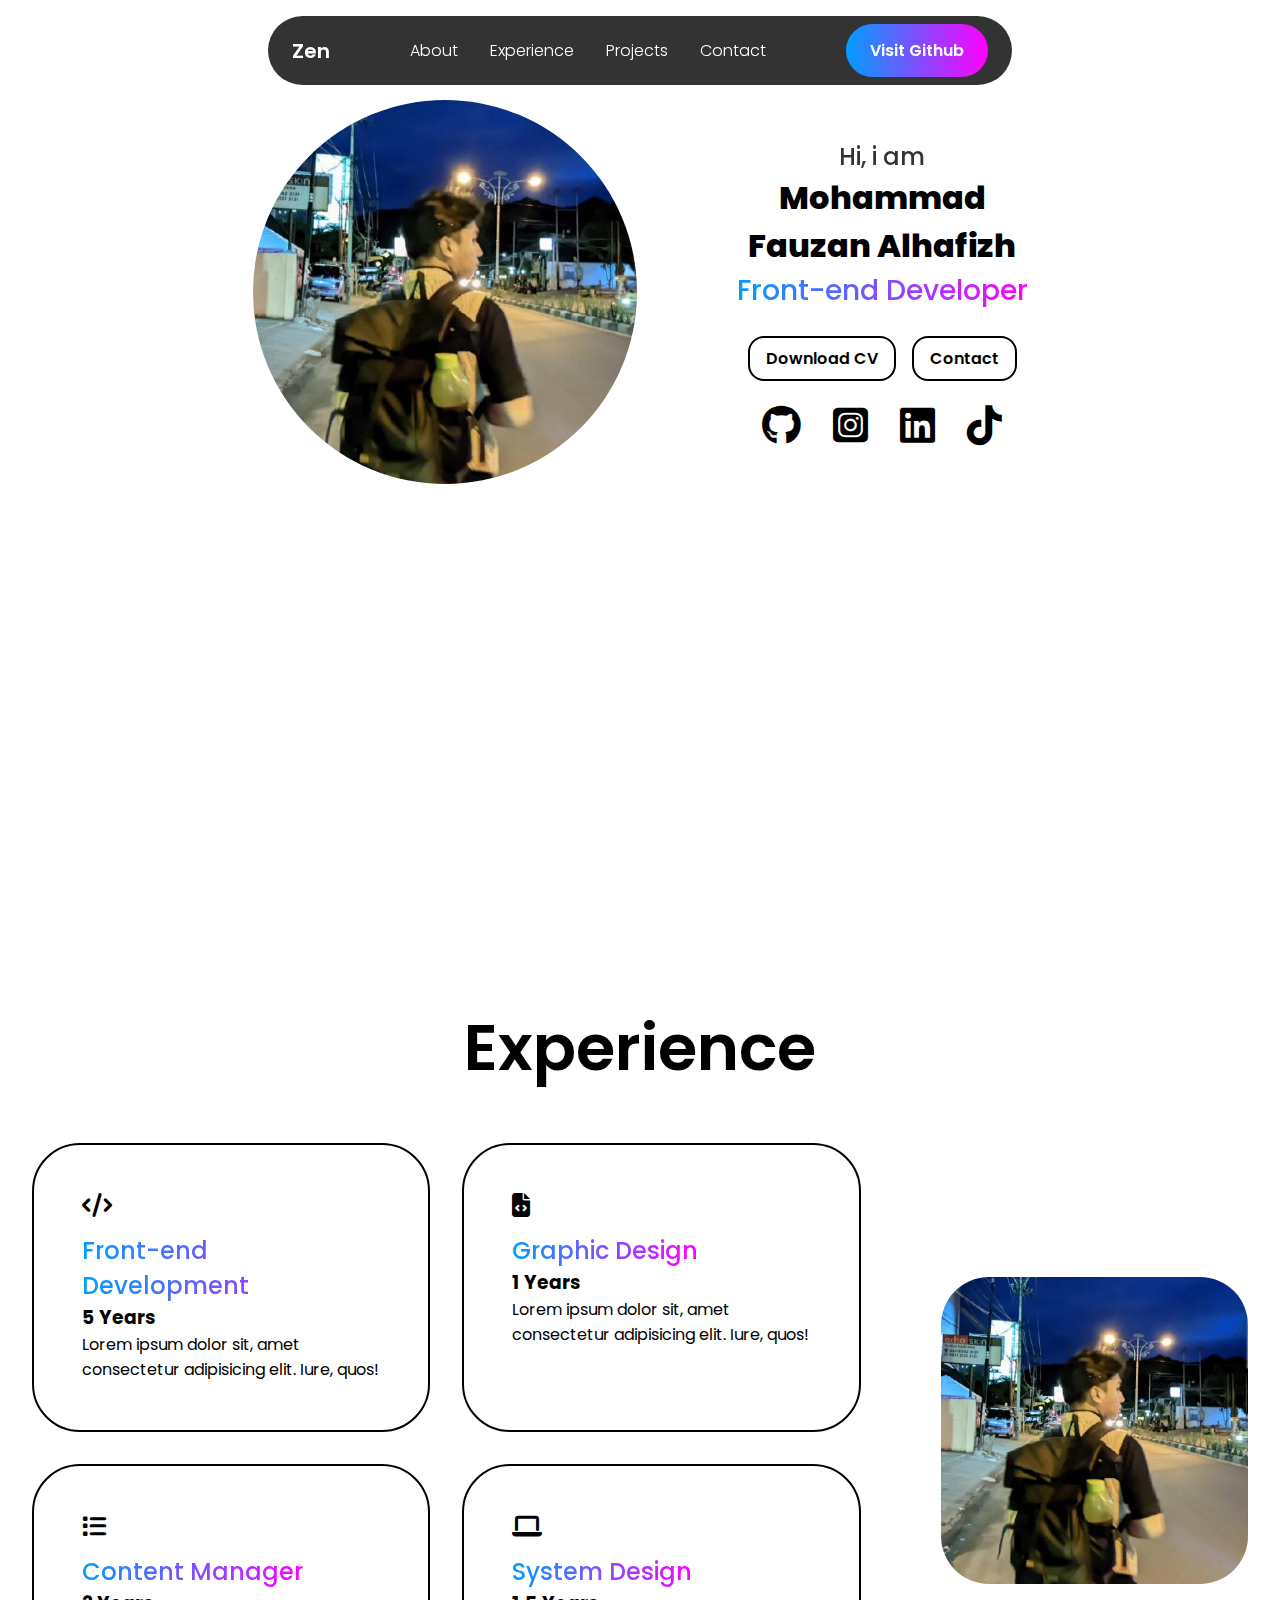
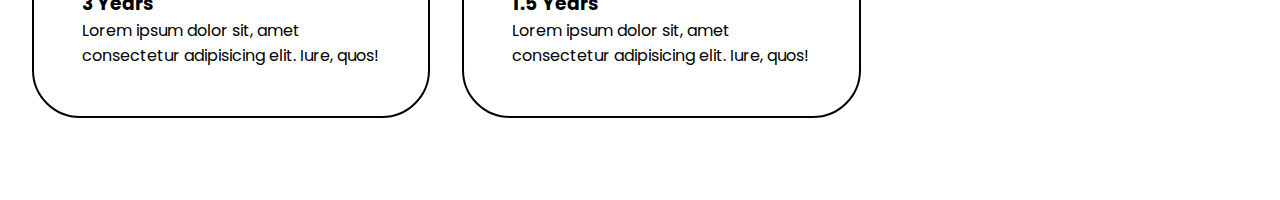
<file: index.html>
<!DOCTYPE html>
<html lang="en">
<head>
    <meta charset="UTF-8">
    <meta name="viewport" content="width=device-width, initial-scale=1.0">
    <title>My Portfolio | Zen</title>
    <!-- my CSS -->
    <link rel="stylesheet" href="style.css">

     <!-- Icons Font Awesome -->
      <link rel="stylesheet" href="https://cdnjs.cloudflare.com/ajax/libs/font-awesome/6.6.0/css/all.min.css">
</head>
<body>
    <!-- NAVBAR START -->
    <header>
        <a href="#" class="logo">Zen</a>

        <ul class="nav-links">
            <li>
                <a href="#">About</a>
            </li>
            <li>
                <a href="#">Experience</a>
            </li>
            <li>
                <a href="#">Projects</a>
            </li>
            <li>
                <a href="#">Contact</a>
            </li>
        </ul>

        <button class="visit-btn">Visit Github</button>
    </header>
    <!-- NAVBAR END -->
     
    <!-- ABOUT START -->
     <section id="about" class="about">
        <div class="about-container">
            <img src="profile.jpg" alt="Profile Image">

            <div class="info-box">
                <div class="text">
                    <h3>Hi, i am</h3>
                    <h1>Mohammad</h1>
                    <h1>Fauzan Alhafizh</h1>
                    <span>Front-end Developer</span>
                </div>

                <div class="btn-group">
                    <div class="btn">Download CV</div>
                    <div class="btn">Contact</div>
                </div>

                <div class="socials">
                    <i class="fa-brands fa-github"></i>
                    <i class="fa-brands fa-square-instagram"></i>
                    <i class="fa-brands fa-linkedin"></i>
                    <i class="fa-brands fa-tiktok"></i>
                </div>
            </div>
        </div>
     </section>
    <!-- ABOUT END -->

    <!-- EXPERIENCE START -->
     <section id="experience" class="experience">
        <h2 class="section-title">Experience</h2>
        <div class="experience-info">

            <div class="grid">
                <div class="grid-card">
                    <i class="fa-solid fa-code"></i>
                    <span>Front-end Development</span>
                    <h3>5 Years</h3>
                    <p>Lorem ipsum dolor sit, amet consectetur adipisicing elit. Iure, quos!</p>
                </div>

                <div class="grid-card">
                    <i class="fa-solid fa-file-code"></i>
                    <span>Graphic Design</span>
                    <h3>1 Years</h3>
                    <p>Lorem ipsum dolor sit, amet consectetur adipisicing elit. Iure, quos!</p>
                </div>
                
                <div class="grid-card">
                    <i class="fa-solid fa-list"></i>
                    <span>Content Manager</span>
                    <h3>3 Years</h3>
                    <p>Lorem ipsum dolor sit, amet consectetur adipisicing elit. Iure, quos!</p>
                </div>

                <div class="grid-card">
                    <i class="fa-solid fa-laptop"></i>
                    <span>System Design</span>
                    <h3>1.5 Years</h3>
                    <p>Lorem ipsum dolor sit, amet consectetur adipisicing elit. Iure, quos!</p>
                </div>
            </div>
            <img src="profile.jpg" alt="Experience image">
        </div>
     </section>
    <!-- EXPERIENCE END -->
</body>
</html>
</file>
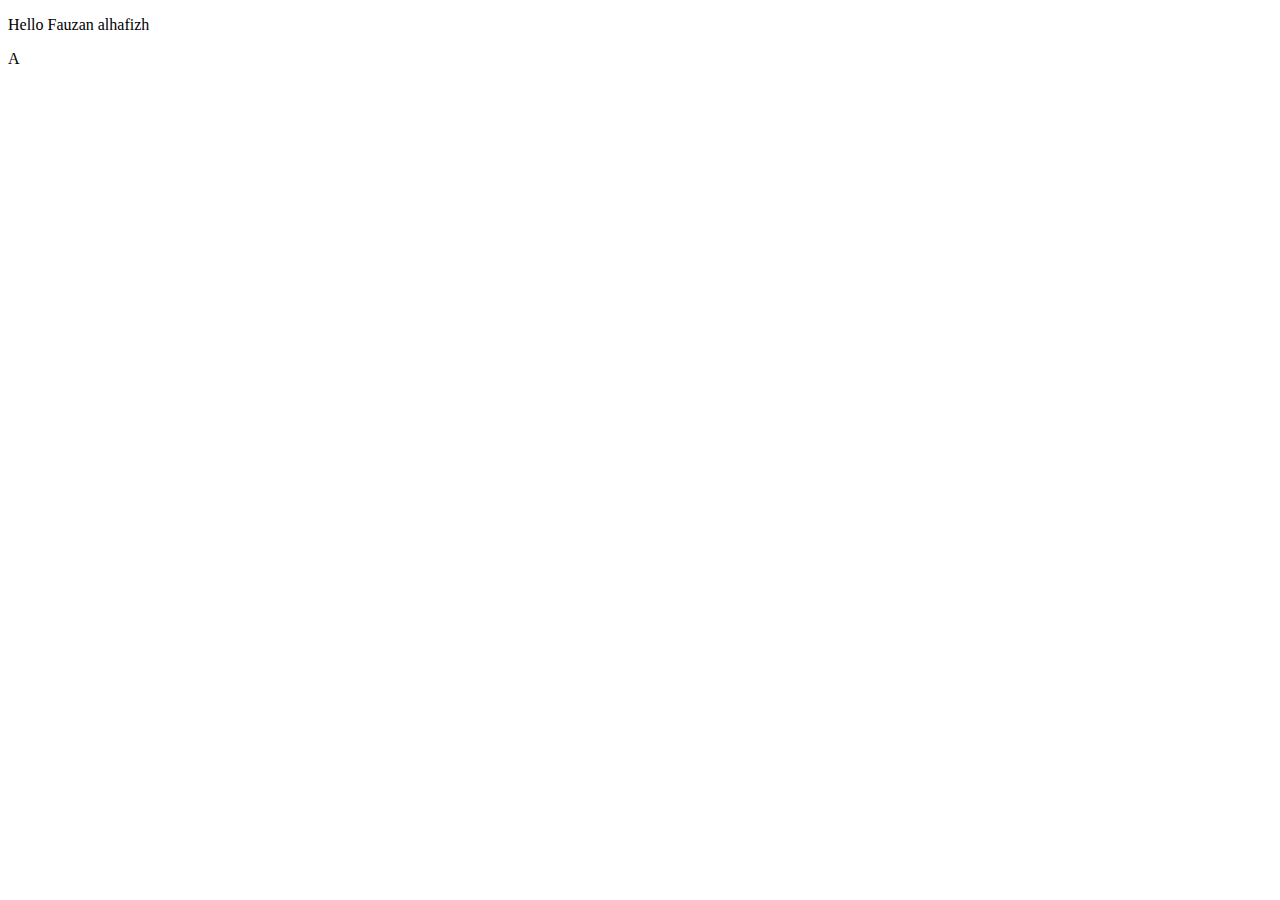
<file: function.html>
<!DOCTYPE html>
<html lang="en">
<head>
    <meta charset="UTF-8">
    <meta name="viewport" content="width=device-width, initial-scale=1.0">
    <title>Document</title>
</head>
<body>
    <script>
        function sayHello(firstName, lastName) {
            const say = `<p>Hello ${firstName} ${lastName}</p>`
            return say;
        }

        const result = sayHello("Fauzan", "alhafizh")
        document.writeln(result)

        function getFinalScore(value) {
            if(value > 90) {
                return "A"
            } else if (value > 80) {
                return "B"
            } else if (value > 70) {
                return "C"
            } else if (value > 60) {
                return "D"
            } else {
                return "E"
            }
        }
        const resultScore = getFinalScore(91)
        document.writeln(resultScore)
    </script>
</body>
</html>
</file>
<file: style.css>
@import url('https://fonts.googleapis.com/css2?family=Poppins:ital,wght@0,100;0,200;0,300;0,400;0,500;0,600;0,700;0,800;0,900;1,100;1,200;1,300;1,400;1,500;1,600;1,700;1,800;1,900&display=swap');

/* General Settings */
* {
    font-family: 'Poppins', sans-serif;
    margin: 0;
    padding: 0;
    box-sizing: border-box;
    text-decoration: none;
    list-style-type: none;
}
/* NAVBAR START */
header {
    position: fixed;
    top: 16px;
    left: 50%;
    transform: translateX(-50%);
    display: flex;
    align-items: center;
    justify-content: center;
    gap: 80px;
    background-color: rgba(0, 0, 0, 0.8);
    backdrop-filter: blur(8px);
    padding-top: 8px;
    padding-bottom: 8px;
    padding-left: 24px;
    padding-right: 24px;
    border-radius: 48px;
    z-index: 1000;
}

.logo {
    color: white;
    font-size: 20px;
    font-weight: 600;
}

.logo:hover {
    transform: scale(1.1);
}

.nav-links {
    display: flex;
    gap: 32px;
}

li a {
    position: relative;
    color: white;
    font-weight: 300;
}

.visit-btn {
    padding-top: 14px;
    padding-bottom: 14px;
    padding-left: 24px;
    padding-right: 24px;
    text-wrap: nowrap;
    border: none;
    font-weight: 600;
    font-size: 16px;
    cursor: pointer;
    border-radius: 48px;
    background: linear-gradient(to right, rgb(0, 157, 255), rgb(255, 0, 255));
    color: white;
    transition: 0.3s ease-in-out;
}

.visit-btn:hover {
    background: linear-gradient(to right, rgb(255, 0, 255), rgb(0, 157, 255));
    transform: scale(1.03);
}
/* NAVBAR END */

/* ABOUT START */
section {
    padding: 100px 32px 80px 32px;
    min-height: 100vh;
    position: relative;
    width: 100%;
}

.about-container {
    display: flex;
    align-items: center;
    justify-content: center;
    gap: 100px;
}

.about-container img {
    width: 30vw;
    border-radius: 50%;
}

.about-container .info-box {
    display: flex;
    justify-content: center;
    align-items: center;
    text-align: center;
    flex-direction: column;
    gap: 24px;
}

.info-box h3 {
    font-size: 24px;
    font-weight: 500;
    opacity: 0.8;
}

.info-box h1 {
    font-size: 32px;
    font-weight: 800;
}

.info-box span{
    background: linear-gradient(to right, rgb(0, 157, 255), rgb(255, 0, 255));
    background-clip: text;
    font-size: 28px;
    font-weight: 500;
    color: transparent;
}

.btn-group {
    display: flex;
    gap: 16px;
}

.btn {
    border: 2px solid black;
    padding: 8px 16px 8px 16px;
    border-radius: 16px;
    cursor: pointer;
    font-weight: 600;
    text-wrap: nowrap;
    transition: 0.3s ease-in-out;
}

.btn:hover {
    background-color: black;
    color: white;
}

.socials {
    display: flex;
    gap: 32px;
}

.socials i {
    font-size: 40px;
    cursor: pointer;
    transition: 0.3s ease-in-out;
}

.socials i:hover {
    transform: scale(1.1);
}


/* ABOUT END */

/* EXPERIENCE START */
.section-title {
    font-size: 64px;
    text-align: center;
    font-weight: 600;
    margin-bottom: 48px;
}

.experience-info {
    display: flex;
    align-items: center;
    justify-content: center;
    gap: 80px;
}

.experience img {
    width: 24vw;
    border-radius: 48px;
}

.grid {
    display: grid;
    grid-template-columns: repeat(2, 1fr);
    gap: 32px;
}

.grid-card {
    border: 2px solid black;
    border-radius: 48px;
    padding: 48px;
    display: flex;
    flex-direction: column;
    align-items: baseline;
    justify-content: left;
    cursor: pointer;
    transition: 0.2s ease-in-out;
}

.grid-card:hover {
    transform: scale(1.02);
    background-color: black;
    color: white;
}

.grid-card i {
    font-size: 24px;
    margin-bottom: 16px;
}
.grid-card span {
    font-size: 24px;
    font-weight: 500;
    background: linear-gradient(to right, rgb(0, 157, 255), rgb(255, 0, 255));
    background-clip: text;
    color: transparent;
}

::-webkit-scrollbar {
    width: 10px;
}

::-webkit-scrollbar-track{
    color: rgb(255, 255, 255);
}

::-webkit-scrollbar-thumb{
    background: linear-gradient(to bottom, rgb(0, 157, 255), rgb(255, 0, 255));
}
/* EXPERIENCE END */
</file>
